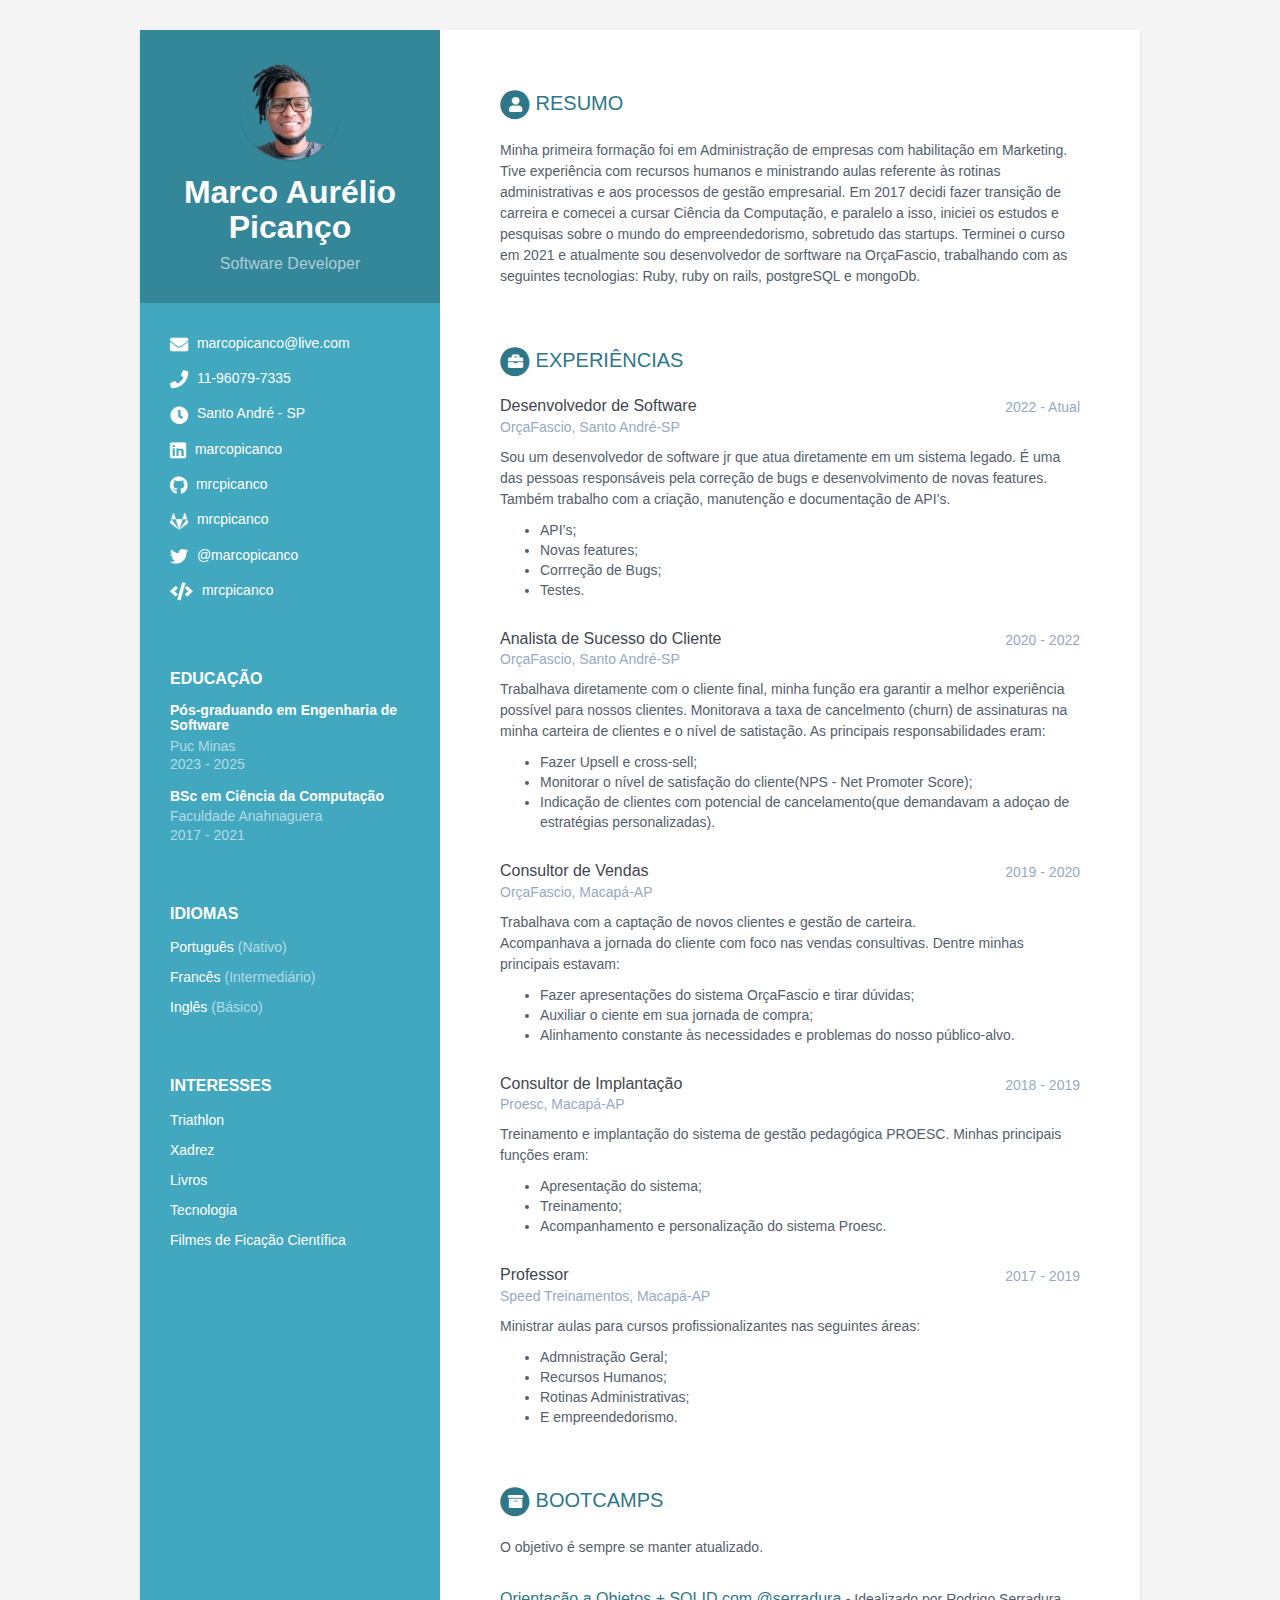
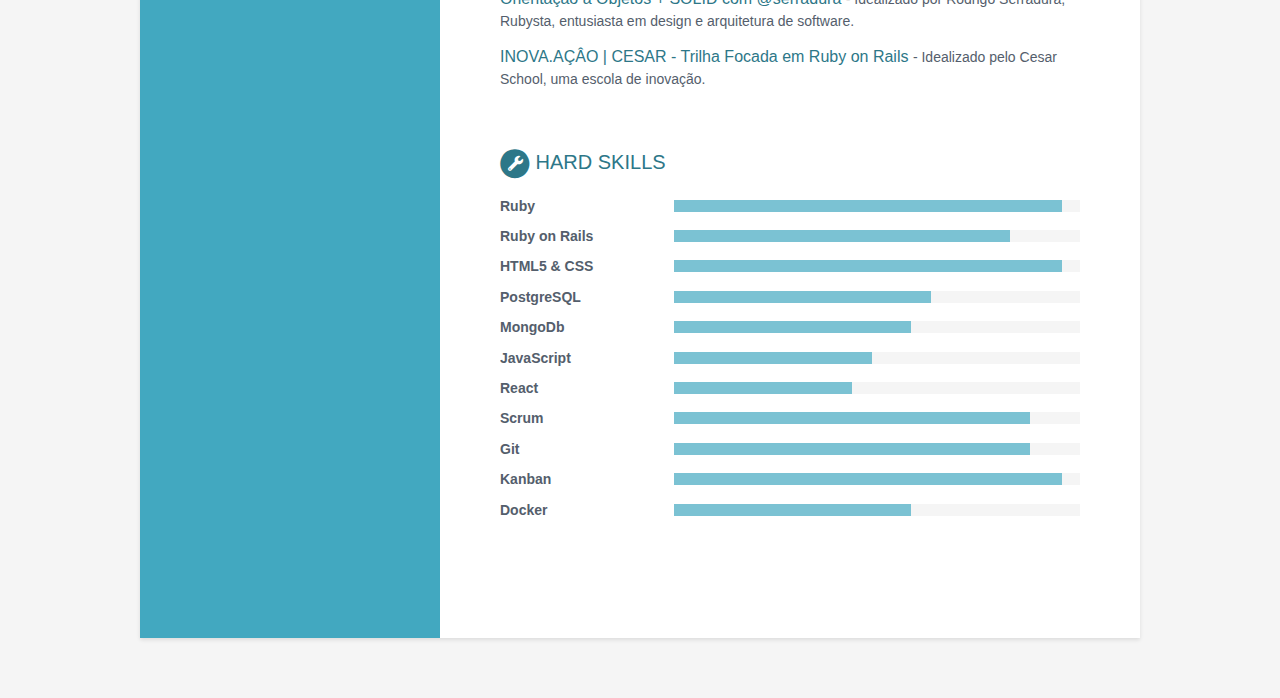
<file: index.html>
<!DOCTYPE html>
<!--[if IE 8]> <html lang="en" class="ie8"> <![endif]-->
<!--[if IE 9]> <html lang="en" class="ie9"> <![endif]-->
<!--[if !IE]><!--> <html lang="en"> <!--<![endif]-->
<head>
  <title>Currículo</title>

  <!-- Meta -->
  <meta charset="utf-8">
  
  <meta http-equiv="X-UA-Compatible" content="IE=edge">
  <meta name="viewport" content="width=device-width, initial-scale=1.0">
  <meta name="description" content="Registro profissional">

  <!-- Favicon -->
  <link rel="shortcut icon" href="favicon.ico">

  <!-- Global CSS -->
  <link rel="stylesheet" href="/assets/plugins/bootstrap/css/bootstrap.min.css">

  <!-- Plugins CSS -->
  <link rel="stylesheet" href="/assets/plugins/font-awesome/css/all.css">

  <!-- Theme CSS -->
  <link id="theme-style" rel="stylesheet" href="/assets/css/main.css">
  <!-- HTML5 shim and Respond.js for IE8 support of HTML5 elements and media queries -->
  <!--[if lt IE 9]>
      <script src="https://oss.maxcdn.com/html5shiv/3.7.2/html5shiv.min.js"></script>
      <script src="https://oss.maxcdn.com/respond/1.4.2/respond.min.js"></script>
    <![endif]-->
</head>

<body>
  <div class="wrapper">
    
<div class="sidebar-wrapper">

  <div class="profile-container">

    
    <img class="avatar" src="/assets/images/profile.png" alt="profile picture" />
    

    
    <h1 class="name">Marco Aurélio Picanço</h1>
    

    
    <h3 class="tagline">Software Developer</h3>
    

  </div><!--//profile-container-->

  <div class="contact-container container-block">
  <ul class="list-unstyled contact-list">

    
    <li class="email"><i class="fas fa-envelope"></i>
      <a href="mailto:marcopicanco@live.com">marcopicanco@live.com</a>
    </li>
    

    
    <li class="phone"><i class="fas fa-phone"></i>
      <a href="tel:11-96079-7335">11-96079-7335</a>
    </li>
    

    

    
    <li class="timezone"><i class="fas fa-clock"></i>
      <a href="">Santo André - SP</a>
    </li>
    

    

    

    
    <li class="linkedin"><i class="fab fa-linkedin"></i>
      <a href="https://linkedin.com/in/marcopicanco" target="_blank">marcopicanco</a>
    </li>
    

    

    
    <li class="github"><i class="fab fa-github"></i>
      <a href="http://github.com/mrcpicanco" target="_blank">mrcpicanco</a>
    </li>
    

    
    <li class="gitlab"><i class="fab fa-gitlab"></i>
      <a href="http://gitlab.com/mrcpicanco" target="_blank">mrcpicanco</a>
    </li>
    

    

    
    <li class="twitter"><i class="fab fa-twitter"></i>
      <a href="https://twitter.com/@marcopicanco" target="_blank">@marcopicanco</a>
    </li>
    

    

    
    <li class="codewars"><i class="fas fa-code"></i>
      <a href="https://www.codewars.com/users/mrcpicanco/completed_solutions" target="_blank">mrcpicanco</a>
    </li>
    

    

    

  </ul>
</div><!--//contact-container-->


  
    

  
  <div class="education-container container-block">

    <h2 class="container-block-title">
      Educação
    </h2>

    
    <div class="item">
      <h4 class="degree">Pós-graduando em Engenharia de Software</h4>
      <h5 class="meta">Puc Minas</h5>
      <div class="time">2023 - 2025</div>
    </div><!--//item-->
    
    <div class="item">
      <h4 class="degree">BSc em Ciência da Computação</h4>
      <h5 class="meta">Faculdade Anahnaguera</h5>
      <div class="time">2017 - 2021</div>
    </div><!--//item-->
    

  </div><!--//education-container-->
  


  

  

<div class="languages-container container-block">

  <h2 class="container-block-title">
    Idiomas
  </h2>

  <ul class="list-unstyled interests-list">
    
    <li>
      Português
      <span class="lang-desc">(Nativo)</span>
    </li>
    
    <li>
      Francês
      <span class="lang-desc">(Intermediário)</span>
    </li>
    
    <li>
      Inglês
      <span class="lang-desc">(Básico)</span>
    </li>
    
  </ul>

</div><!--//interests-->


  

<div class="interests-container container-block">

  <h2 class="container-block-title">
    Interesses
  </h2>

  <ul class="list-unstyled interests-list">
    

      
      <li>Triathlon</li>
      

    

      
      <li>Xadrez</li>
      

    

      
      <li>Livros</li>
      

    

      
      <li>Tecnologia</li>
      

    

      
      <li>Filmes de Ficação Científica</li>
      

    
  </ul>

</div><!--//interests-->



  

</div><!--//sidebar-wrapper-->


    <div class="main-wrapper">
        

<section class="section summary-section">

  <h2 class="section-title">
    <span class="fa-stack fa-xs">
      <i class="fas fa-circle fa-stack-2x"></i>
      <i class="fas fa-user fa-stack-1x fa-inverse"></i>
    </span>
    Resumo
  </h2>

  <div class="summary">
    <p>Minha primeira formação foi em Administração de empresas com habilitação em Marketing. Tive experiência com recursos humanos e ministrando aulas referente às rotinas administrativas e aos processos de gestão empresarial. 
Em 2017 decidi fazer transição de carreira e comecei a cursar Ciência da Computação, e paralelo a isso, iniciei os estudos e pesquisas sobre o mundo do empreendedorismo, sobretudo das startups. 
Terminei o curso em 2021 e atualmente sou desenvolvedor de sorftware na OrçaFascio, trabalhando com as seguintes tecnologias: Ruby, ruby on rails, postgreSQL e mongoDb.</p>

  </div><!--//summary-->
    
</section><!--//section-->







<section class="section experiences-section">
  <h2 class="section-title">
    <span class="fa-stack fa-xs">
      <i class="fas fa-circle fa-stack-2x"></i>
      <i class="fas fa-briefcase fa-stack-1x fa-inverse"></i>
    </span>
    Experiências
  </h2>

  
  <div class="item">

    <div class="meta">

      <div class="upper-row">
        <h3 class="job-title">Desenvolvedor de Software</h3>
        <div class="time">2022 - Atual</div>
      </div><!--//upper-row-->

      <div class="company">OrçaFascio, Santo André-SP</div>

    </div><!--//meta-->

    
    <div class="details">
      <p>Sou um desenvolvedor de software jr que atua diretamente em um sistema legado. É uma das pessoas responsáveis pela correção de bugs e desenvolvimento de novas features.
Também trabalho com a criação, manutenção e documentação de API’s.</p>
<ul>
  <li>API’s;</li>
  <li>Novas features;</li>
  <li>Corrreção de Bugs;</li>
  <li>Testes.</li>
</ul>

    </div><!--//details-->
    

  </div><!--//item-->
  
  <div class="item">

    <div class="meta">

      <div class="upper-row">
        <h3 class="job-title">Analista de Sucesso do Cliente</h3>
        <div class="time">2020 - 2022</div>
      </div><!--//upper-row-->

      <div class="company">OrçaFascio, Santo André-SP</div>

    </div><!--//meta-->

    
    <div class="details">
      <p>Trabalhava diretamente com o cliente final, minha função era garantir a melhor experiência possível para nossos clientes. Monitorava a taxa de cancelmento (churn) de assinaturas na minha carteira de clientes e o nível
de satistação. As principais responsabilidades eram:</p>
<ul>
  <li>Fazer Upsell e cross-sell;</li>
  <li>Monitorar o nível de satisfação do cliente(NPS - Net Promoter Score);</li>
  <li>Indicação de clientes com potencial de cancelamento(que demandavam a adoçao de estratégias personalizadas).</li>
</ul>

    </div><!--//details-->
    

  </div><!--//item-->
  
  <div class="item">

    <div class="meta">

      <div class="upper-row">
        <h3 class="job-title">Consultor de Vendas</h3>
        <div class="time">2019 - 2020</div>
      </div><!--//upper-row-->

      <div class="company">OrçaFascio, Macapá-AP</div>

    </div><!--//meta-->

    
    <div class="details">
      <p>Trabalhava com a captação de novos clientes e gestão de carteira.<br />
Acompanhava a jornada do cliente com foco nas vendas consultivas. Dentre minhas principais estavam:</p>
<ul>
  <li>Fazer apresentações do sistema OrçaFascio e tirar dúvidas;</li>
  <li>Auxiliar o ciente em sua jornada de compra;</li>
  <li>Alinhamento constante às necessidades e problemas do nosso público-alvo.</li>
</ul>

    </div><!--//details-->
    

  </div><!--//item-->
  
  <div class="item">

    <div class="meta">

      <div class="upper-row">
        <h3 class="job-title">Consultor de Implantação</h3>
        <div class="time">2018 - 2019</div>
      </div><!--//upper-row-->

      <div class="company">Proesc, Macapá-AP</div>

    </div><!--//meta-->

    
    <div class="details">
      <p>Treinamento e implantação do sistema de gestão pedagógica PROESC. Minhas principais funções eram:</p>
<ul>
  <li>Apresentação do sistema;</li>
  <li>Treinamento;</li>
  <li>Acompanhamento e personalização do sistema Proesc.</li>
</ul>

    </div><!--//details-->
    

  </div><!--//item-->
  
  <div class="item">

    <div class="meta">

      <div class="upper-row">
        <h3 class="job-title">Professor</h3>
        <div class="time">2017 - 2019</div>
      </div><!--//upper-row-->

      <div class="company">Speed Treinamentos, Macapá-AP</div>

    </div><!--//meta-->

    
    <div class="details">
      <p>Ministrar aulas para cursos profissionalizantes nas seguintes áreas:</p>
<ul>
  <li>Admnistração Geral;</li>
  <li>Recursos Humanos;</li>
  <li>Rotinas Administrativas;</li>
  <li>E empreendedorismo.</li>
</ul>

    </div><!--//details-->
    

  </div><!--//item-->
  

</section><!--//section-->




 




<section class="section projects-section">

  <h2 class="section-title">
    <span class="fa-stack fa-xs">
      <i class="fas fa-circle fa-stack-2x"></i>
      <i class="fas fa-archive fa-stack-1x fa-inverse"></i>
    </span>
    Bootcamps
  </h2>

  
  <div class="intro">
      <p>O objetivo é sempre se manter atualizado.
</p>
  </div><!--//intro-->
  

  
    <div class="item">

      <span class="project-title">
        
        <a href="#hook" target="_blank">Orientação a Objetos + SOLID com @serradura</a>
        
      </span>

      
      - <span class="project-tagline">Idealizado por Rodrigo Serradura, Rubysta, entusiasta em design e arquitetura de software. </span>
      

    </div><!--//item-->
  
    <div class="item">

      <span class="project-title">
        
        <a href="#" target="_blank">INOVA.AÇÂO | CESAR - Trilha Focada em Ruby on Rails</a>
        
      </span>

      
      - <span class="project-tagline"> Idealizado pelo Cesar School, uma escola de inovação. </span>
      

    </div><!--//item-->
  

</section><!--//section-->













<section class="skills-section section">

  <h2 class="section-title">
    <span class="fa-stack fa-xs">
      <i class="fas fa-circle fa-stack-2x"></i>
      <i class="fas fa-wrench fa-stack-1x fa-inverse"></i>
    </span>
    Hard Skills
  </h2>

  <div class="skillset">

    
    <div class="item">

      <h3 class="level-title">Ruby</h3>

      <div class="level-bar">
        <div class="level-bar-inner" data-level="98%">
        </div>
      </div><!--//level-bar-->

    </div><!--//item-->
    
    <div class="item">

      <h3 class="level-title">Ruby on Rails</h3>

      <div class="level-bar">
        <div class="level-bar-inner" data-level="85%">
        </div>
      </div><!--//level-bar-->

    </div><!--//item-->
    
    <div class="item">

      <h3 class="level-title">HTML5 & CSS</h3>

      <div class="level-bar">
        <div class="level-bar-inner" data-level="98%">
        </div>
      </div><!--//level-bar-->

    </div><!--//item-->
    
    <div class="item">

      <h3 class="level-title">PostgreSQL</h3>

      <div class="level-bar">
        <div class="level-bar-inner" data-level="65%">
        </div>
      </div><!--//level-bar-->

    </div><!--//item-->
    
    <div class="item">

      <h3 class="level-title">MongoDb</h3>

      <div class="level-bar">
        <div class="level-bar-inner" data-level="60%">
        </div>
      </div><!--//level-bar-->

    </div><!--//item-->
    
    <div class="item">

      <h3 class="level-title">JavaScript</h3>

      <div class="level-bar">
        <div class="level-bar-inner" data-level="50%">
        </div>
      </div><!--//level-bar-->

    </div><!--//item-->
    
    <div class="item">

      <h3 class="level-title">React</h3>

      <div class="level-bar">
        <div class="level-bar-inner" data-level="45%">
        </div>
      </div><!--//level-bar-->

    </div><!--//item-->
    
    <div class="item">

      <h3 class="level-title">Scrum</h3>

      <div class="level-bar">
        <div class="level-bar-inner" data-level="90%">
        </div>
      </div><!--//level-bar-->

    </div><!--//item-->
    
    <div class="item">

      <h3 class="level-title">Git</h3>

      <div class="level-bar">
        <div class="level-bar-inner" data-level="90%">
        </div>
      </div><!--//level-bar-->

    </div><!--//item-->
    
    <div class="item">

      <h3 class="level-title">Kanban</h3>

      <div class="level-bar">
        <div class="level-bar-inner" data-level="98%">
        </div>
      </div><!--//level-bar-->

    </div><!--//item-->
    
    <div class="item">

      <h3 class="level-title">Docker</h3>

      <div class="level-bar">
        <div class="level-bar-inner" data-level="60%">
        </div>
      </div><!--//level-bar-->

    </div><!--//item-->
    

  </div>

</section><!--//skills-section-->




    </div>
  </div>

  <footer class="footer">
    <div class="text-center">
        <!--/* This template is released under the Creative Commons Attribution 3.0 License. Please keep the attribution link below when using for your own project. Thank you for your support. :) If you'd like to use the template without the attribution, you can check out other license options via our website: themes.3rdwavemedia.com */-->
        <small class="copyright"></small>
    </div><!--//container-->
</footer><!--//footer-->


<!-- Javascript -->
<script type="text/javascript" src="/assets/plugins/jquery-1.11.3.min.js"></script>
<script type="text/javascript" src="/assets/plugins/bootstrap/js/bootstrap.min.js"></script>

<!-- custom js -->
<script type="text/javascript" src="/assets/js/main.js"></script>


  <!-- Analytics -->
<script>
  (function (i, s, o, g, r, a, m) {
    i['GoogleAnalyticsObject'] = r;
    i[r] = i[r] || function () {
      (i[r].q = i[r].q || []).push(arguments)
    }, i[r].l = 1 * new Date();
    a = s.createElement(o),
      m = s.getElementsByTagName(o)[0];
    a.async = 1;
    a.src = g;
    m.parentNode.insertBefore(a, m)
  })(window, document, 'script', '//www.google-analytics.com/analytics.js', 'ga');
  ga('create', 'UA-83979019-1', 'auto');
  ga('send', 'pageview');
</script>

</body>

</html>
</file>
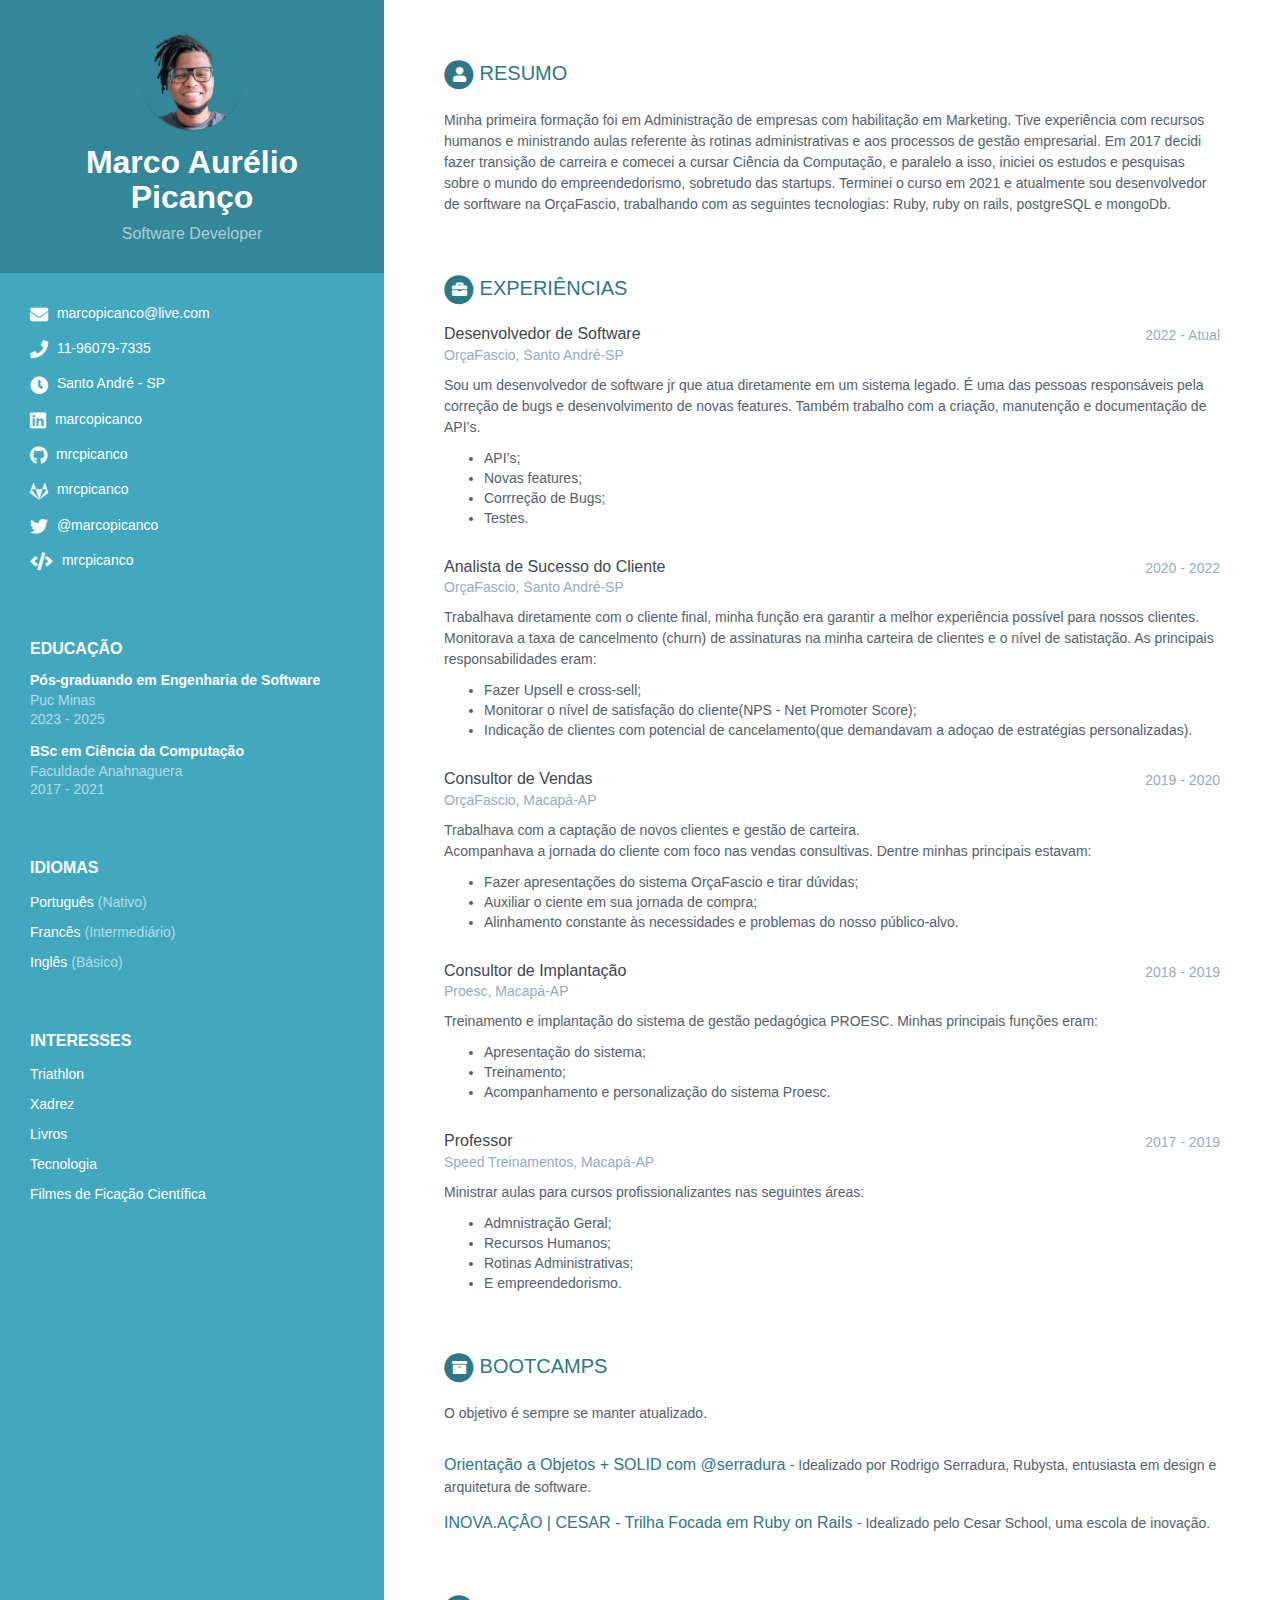
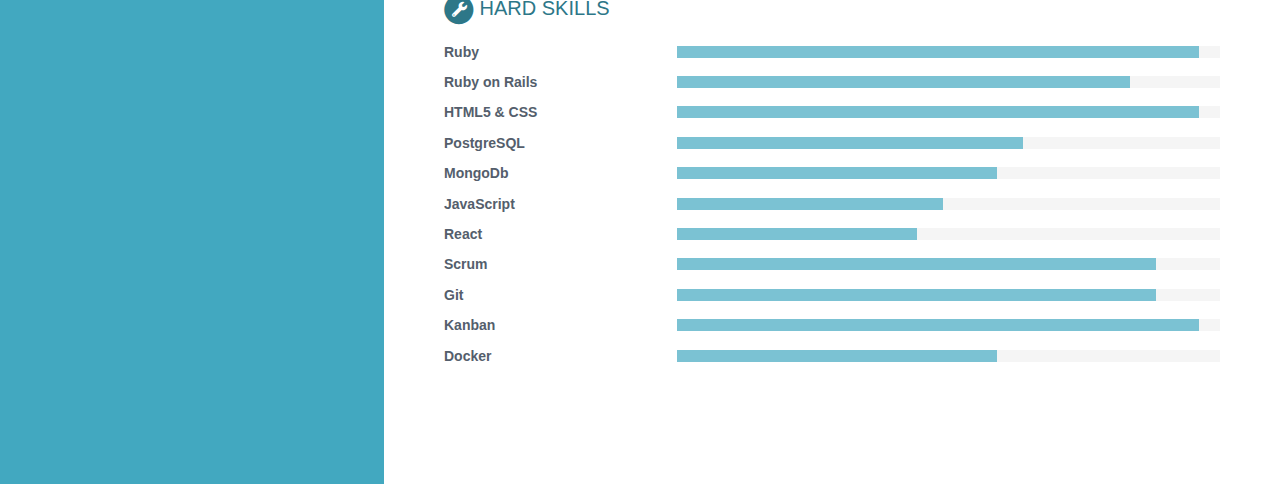
<file: print.html>
<!DOCTYPE html>
<!--[if IE 8]> <html lang="en" class="ie8"> <![endif]-->
<!--[if IE 9]> <html lang="en" class="ie9"> <![endif]-->
<!--[if !IE]><!-->
<html lang="en">
  <!--<![endif]-->
  <head>
  <title>Currículo</title>

  <!-- Meta -->
  <meta charset="utf-8">
  
  <meta http-equiv="X-UA-Compatible" content="IE=edge">
  <meta name="viewport" content="width=device-width, initial-scale=1.0">
  <meta name="description" content="Registro profissional">

  <!-- Favicon -->
  <link rel="shortcut icon" href="favicon.ico">

  <!-- Global CSS -->
  <link rel="stylesheet" href="/assets/plugins/bootstrap/css/bootstrap.min.css">

  <!-- Plugins CSS -->
  <link rel="stylesheet" href="/assets/plugins/font-awesome/css/all.css">

  <!-- Theme CSS -->
  <link id="theme-style" rel="stylesheet" href="/assets/css/main.css">
  <!-- HTML5 shim and Respond.js for IE8 support of HTML5 elements and media queries -->
  <!--[if lt IE 9]>
      <script src="https://oss.maxcdn.com/html5shiv/3.7.2/html5shiv.min.js"></script>
      <script src="https://oss.maxcdn.com/respond/1.4.2/respond.min.js"></script>
    <![endif]-->
</head>
  <style>
    body {
      padding: 0 !important;
    }
    .wrapper {
      max-width: unset !important;
    }
  </style>
  <body>
    <div class="wrapper">
      
<div class="sidebar-wrapper">

  <div class="profile-container">

    
    <img class="avatar" src="/assets/images/profile.png" alt="profile picture" />
    

    
    <h1 class="name">Marco Aurélio Picanço</h1>
    

    
    <h3 class="tagline">Software Developer</h3>
    

  </div><!--//profile-container-->

  <div class="contact-container container-block">
  <ul class="list-unstyled contact-list">

    
    <li class="email"><i class="fas fa-envelope"></i>
      <a href="mailto:marcopicanco@live.com">marcopicanco@live.com</a>
    </li>
    

    
    <li class="phone"><i class="fas fa-phone"></i>
      <a href="tel:11-96079-7335">11-96079-7335</a>
    </li>
    

    

    
    <li class="timezone"><i class="fas fa-clock"></i>
      <a href="">Santo André - SP</a>
    </li>
    

    

    

    
    <li class="linkedin"><i class="fab fa-linkedin"></i>
      <a href="https://linkedin.com/in/marcopicanco" target="_blank">marcopicanco</a>
    </li>
    

    

    
    <li class="github"><i class="fab fa-github"></i>
      <a href="http://github.com/mrcpicanco" target="_blank">mrcpicanco</a>
    </li>
    

    
    <li class="gitlab"><i class="fab fa-gitlab"></i>
      <a href="http://gitlab.com/mrcpicanco" target="_blank">mrcpicanco</a>
    </li>
    

    

    
    <li class="twitter"><i class="fab fa-twitter"></i>
      <a href="https://twitter.com/@marcopicanco" target="_blank">@marcopicanco</a>
    </li>
    

    

    
    <li class="codewars"><i class="fas fa-code"></i>
      <a href="https://www.codewars.com/users/mrcpicanco/completed_solutions" target="_blank">mrcpicanco</a>
    </li>
    

    

    

  </ul>
</div><!--//contact-container-->


  
    

  
  <div class="education-container container-block">

    <h2 class="container-block-title">
      Educação
    </h2>

    
    <div class="item">
      <h4 class="degree">Pós-graduando em Engenharia de Software</h4>
      <h5 class="meta">Puc Minas</h5>
      <div class="time">2023 - 2025</div>
    </div><!--//item-->
    
    <div class="item">
      <h4 class="degree">BSc em Ciência da Computação</h4>
      <h5 class="meta">Faculdade Anahnaguera</h5>
      <div class="time">2017 - 2021</div>
    </div><!--//item-->
    

  </div><!--//education-container-->
  


  

  

<div class="languages-container container-block">

  <h2 class="container-block-title">
    Idiomas
  </h2>

  <ul class="list-unstyled interests-list">
    
    <li>
      Português
      <span class="lang-desc">(Nativo)</span>
    </li>
    
    <li>
      Francês
      <span class="lang-desc">(Intermediário)</span>
    </li>
    
    <li>
      Inglês
      <span class="lang-desc">(Básico)</span>
    </li>
    
  </ul>

</div><!--//interests-->


  

<div class="interests-container container-block">

  <h2 class="container-block-title">
    Interesses
  </h2>

  <ul class="list-unstyled interests-list">
    

      
      <li>Triathlon</li>
      

    

      
      <li>Xadrez</li>
      

    

      
      <li>Livros</li>
      

    

      
      <li>Tecnologia</li>
      

    

      
      <li>Filmes de Ficação Científica</li>
      

    
  </ul>

</div><!--//interests-->



  

</div><!--//sidebar-wrapper-->


      <div class="main-wrapper">

<section class="section summary-section">

  <h2 class="section-title">
    <span class="fa-stack fa-xs">
      <i class="fas fa-circle fa-stack-2x"></i>
      <i class="fas fa-user fa-stack-1x fa-inverse"></i>
    </span>
    Resumo
  </h2>

  <div class="summary">
    <p>Minha primeira formação foi em Administração de empresas com habilitação em Marketing. Tive experiência com recursos humanos e ministrando aulas referente às rotinas administrativas e aos processos de gestão empresarial. 
Em 2017 decidi fazer transição de carreira e comecei a cursar Ciência da Computação, e paralelo a isso, iniciei os estudos e pesquisas sobre o mundo do empreendedorismo, sobretudo das startups. 
Terminei o curso em 2021 e atualmente sou desenvolvedor de sorftware na OrçaFascio, trabalhando com as seguintes tecnologias: Ruby, ruby on rails, postgreSQL e mongoDb.</p>

  </div><!--//summary-->
    
</section><!--//section-->







<section class="section experiences-section">
  <h2 class="section-title">
    <span class="fa-stack fa-xs">
      <i class="fas fa-circle fa-stack-2x"></i>
      <i class="fas fa-briefcase fa-stack-1x fa-inverse"></i>
    </span>
    Experiências
  </h2>

  
  <div class="item">

    <div class="meta">

      <div class="upper-row">
        <h3 class="job-title">Desenvolvedor de Software</h3>
        <div class="time">2022 - Atual</div>
      </div><!--//upper-row-->

      <div class="company">OrçaFascio, Santo André-SP</div>

    </div><!--//meta-->

    
    <div class="details">
      <p>Sou um desenvolvedor de software jr que atua diretamente em um sistema legado. É uma das pessoas responsáveis pela correção de bugs e desenvolvimento de novas features.
Também trabalho com a criação, manutenção e documentação de API’s.</p>
<ul>
  <li>API’s;</li>
  <li>Novas features;</li>
  <li>Corrreção de Bugs;</li>
  <li>Testes.</li>
</ul>

    </div><!--//details-->
    

  </div><!--//item-->
  
  <div class="item">

    <div class="meta">

      <div class="upper-row">
        <h3 class="job-title">Analista de Sucesso do Cliente</h3>
        <div class="time">2020 - 2022</div>
      </div><!--//upper-row-->

      <div class="company">OrçaFascio, Santo André-SP</div>

    </div><!--//meta-->

    
    <div class="details">
      <p>Trabalhava diretamente com o cliente final, minha função era garantir a melhor experiência possível para nossos clientes. Monitorava a taxa de cancelmento (churn) de assinaturas na minha carteira de clientes e o nível
de satistação. As principais responsabilidades eram:</p>
<ul>
  <li>Fazer Upsell e cross-sell;</li>
  <li>Monitorar o nível de satisfação do cliente(NPS - Net Promoter Score);</li>
  <li>Indicação de clientes com potencial de cancelamento(que demandavam a adoçao de estratégias personalizadas).</li>
</ul>

    </div><!--//details-->
    

  </div><!--//item-->
  
  <div class="item">

    <div class="meta">

      <div class="upper-row">
        <h3 class="job-title">Consultor de Vendas</h3>
        <div class="time">2019 - 2020</div>
      </div><!--//upper-row-->

      <div class="company">OrçaFascio, Macapá-AP</div>

    </div><!--//meta-->

    
    <div class="details">
      <p>Trabalhava com a captação de novos clientes e gestão de carteira.<br />
Acompanhava a jornada do cliente com foco nas vendas consultivas. Dentre minhas principais estavam:</p>
<ul>
  <li>Fazer apresentações do sistema OrçaFascio e tirar dúvidas;</li>
  <li>Auxiliar o ciente em sua jornada de compra;</li>
  <li>Alinhamento constante às necessidades e problemas do nosso público-alvo.</li>
</ul>

    </div><!--//details-->
    

  </div><!--//item-->
  
  <div class="item">

    <div class="meta">

      <div class="upper-row">
        <h3 class="job-title">Consultor de Implantação</h3>
        <div class="time">2018 - 2019</div>
      </div><!--//upper-row-->

      <div class="company">Proesc, Macapá-AP</div>

    </div><!--//meta-->

    
    <div class="details">
      <p>Treinamento e implantação do sistema de gestão pedagógica PROESC. Minhas principais funções eram:</p>
<ul>
  <li>Apresentação do sistema;</li>
  <li>Treinamento;</li>
  <li>Acompanhamento e personalização do sistema Proesc.</li>
</ul>

    </div><!--//details-->
    

  </div><!--//item-->
  
  <div class="item">

    <div class="meta">

      <div class="upper-row">
        <h3 class="job-title">Professor</h3>
        <div class="time">2017 - 2019</div>
      </div><!--//upper-row-->

      <div class="company">Speed Treinamentos, Macapá-AP</div>

    </div><!--//meta-->

    
    <div class="details">
      <p>Ministrar aulas para cursos profissionalizantes nas seguintes áreas:</p>
<ul>
  <li>Admnistração Geral;</li>
  <li>Recursos Humanos;</li>
  <li>Rotinas Administrativas;</li>
  <li>E empreendedorismo.</li>
</ul>

    </div><!--//details-->
    

  </div><!--//item-->
  

</section><!--//section-->






<section class="section projects-section">

  <h2 class="section-title">
    <span class="fa-stack fa-xs">
      <i class="fas fa-circle fa-stack-2x"></i>
      <i class="fas fa-archive fa-stack-1x fa-inverse"></i>
    </span>
    Bootcamps
  </h2>

  
  <div class="intro">
      <p>O objetivo é sempre se manter atualizado.
</p>
  </div><!--//intro-->
  

  
    <div class="item">

      <span class="project-title">
        
        <a href="#hook" target="_blank">Orientação a Objetos + SOLID com @serradura</a>
        
      </span>

      
      - <span class="project-tagline">Idealizado por Rodrigo Serradura, Rubysta, entusiasta em design e arquitetura de software. </span>
      

    </div><!--//item-->
  
    <div class="item">

      <span class="project-title">
        
        <a href="#" target="_blank">INOVA.AÇÂO | CESAR - Trilha Focada em Ruby on Rails</a>
        
      </span>

      
      - <span class="project-tagline"> Idealizado pelo Cesar School, uma escola de inovação. </span>
      

    </div><!--//item-->
  

</section><!--//section-->









<section class="skills-section section">

  <h2 class="section-title">
    <span class="fa-stack fa-xs">
      <i class="fas fa-circle fa-stack-2x"></i>
      <i class="fas fa-wrench fa-stack-1x fa-inverse"></i>
    </span>
    Hard Skills
  </h2>

  <div class="skillset">

    
    <div class="item">

      <h3 class="level-title">Ruby</h3>

      <div class="level-bar">
        <div class="level-bar-inner" data-level="98%">
        </div>
      </div><!--//level-bar-->

    </div><!--//item-->
    
    <div class="item">

      <h3 class="level-title">Ruby on Rails</h3>

      <div class="level-bar">
        <div class="level-bar-inner" data-level="85%">
        </div>
      </div><!--//level-bar-->

    </div><!--//item-->
    
    <div class="item">

      <h3 class="level-title">HTML5 & CSS</h3>

      <div class="level-bar">
        <div class="level-bar-inner" data-level="98%">
        </div>
      </div><!--//level-bar-->

    </div><!--//item-->
    
    <div class="item">

      <h3 class="level-title">PostgreSQL</h3>

      <div class="level-bar">
        <div class="level-bar-inner" data-level="65%">
        </div>
      </div><!--//level-bar-->

    </div><!--//item-->
    
    <div class="item">

      <h3 class="level-title">MongoDb</h3>

      <div class="level-bar">
        <div class="level-bar-inner" data-level="60%">
        </div>
      </div><!--//level-bar-->

    </div><!--//item-->
    
    <div class="item">

      <h3 class="level-title">JavaScript</h3>

      <div class="level-bar">
        <div class="level-bar-inner" data-level="50%">
        </div>
      </div><!--//level-bar-->

    </div><!--//item-->
    
    <div class="item">

      <h3 class="level-title">React</h3>

      <div class="level-bar">
        <div class="level-bar-inner" data-level="45%">
        </div>
      </div><!--//level-bar-->

    </div><!--//item-->
    
    <div class="item">

      <h3 class="level-title">Scrum</h3>

      <div class="level-bar">
        <div class="level-bar-inner" data-level="90%">
        </div>
      </div><!--//level-bar-->

    </div><!--//item-->
    
    <div class="item">

      <h3 class="level-title">Git</h3>

      <div class="level-bar">
        <div class="level-bar-inner" data-level="90%">
        </div>
      </div><!--//level-bar-->

    </div><!--//item-->
    
    <div class="item">

      <h3 class="level-title">Kanban</h3>

      <div class="level-bar">
        <div class="level-bar-inner" data-level="98%">
        </div>
      </div><!--//level-bar-->

    </div><!--//item-->
    
    <div class="item">

      <h3 class="level-title">Docker</h3>

      <div class="level-bar">
        <div class="level-bar-inner" data-level="60%">
        </div>
      </div><!--//level-bar-->

    </div><!--//item-->
    

  </div>

</section><!--//skills-section-->


</div>
    </div>
    <!-- Javascript -->
<script type="text/javascript" src="/assets/plugins/jquery-1.11.3.min.js"></script>
<script type="text/javascript" src="/assets/plugins/bootstrap/js/bootstrap.min.js"></script>

<!-- custom js -->
<script type="text/javascript" src="/assets/js/main.js"></script>


  <!-- Analytics -->
<script>
  (function (i, s, o, g, r, a, m) {
    i['GoogleAnalyticsObject'] = r;
    i[r] = i[r] || function () {
      (i[r].q = i[r].q || []).push(arguments)
    }, i[r].l = 1 * new Date();
    a = s.createElement(o),
      m = s.getElementsByTagName(o)[0];
    a.async = 1;
    a.src = g;
    m.parentNode.insertBefore(a, m)
  })(window, document, 'script', '//www.google-analytics.com/analytics.js', 'ga');
  ga('create', 'UA-83979019-1', 'auto');
  ga('send', 'pageview');
</script>

  </body>
</html>
</file>
<file: assets/css/main.css>
body{font-family:"Roboto", sans-serif;color:#545E6C;background:#f5f5f5;font-size:14px;padding:30px;-webkit-font-smoothing:antialiased;-moz-osx-font-smoothing:grayscale}h1,h2,h3,h4,h5,h6{font-weight:700}a{color:#2d7788}a:hover{text-decoration:underline;color:#1a454f}a:focus{text-decoration:none}p{line-height:1.5}.wrapper{display:grid;grid-template-columns:repeat(10, 1fr);background:#42A8C0;max-width:1000px;margin:0 auto;position:relative;-webkit-box-shadow:0px 2px 4px rgba(0,0,0,0.1);-moz-box-shadow:0px 2px 4px rgba(0,0,0,0.1);box-shadow:0px 2px 4px rgba(0,0,0,0.1)}.sidebar-wrapper{grid-column:span 3;order:1;background:#42A8C0;color:#fff}.sidebar-wrapper a{color:#fff}.sidebar-wrapper .profile-container{padding:30px;background:rgba(0,0,0,0.2);text-align:center;color:#fff}.sidebar-wrapper .name{font-size:32px;font-weight:900;margin-top:0;margin-bottom:10px}.sidebar-wrapper .tagline{color:rgba(255,255,255,0.6);font-size:16px;font-weight:400;margin-top:0;margin-bottom:0}.sidebar-wrapper .profile{margin-bottom:15px}.sidebar-wrapper .avatar{max-width:100px;margin-bottom:15px;border:0px solid #fff;border-radius:100%;box-shadow:0 1px 1px rgba(0,0,0,0.1)}.sidebar-wrapper .contact-list .fas,.sidebar-wrapper .contact-list .fab,.sidebar-wrapper .contact-list .far{margin-right:5px;font-size:18px;vertical-align:middle}.sidebar-wrapper .contact-list li{margin-bottom:15px}.sidebar-wrapper .contact-list li:last-child{margin-bottom:0}.sidebar-wrapper .container-block{padding:30px}.sidebar-wrapper .container-block-title{text-transform:uppercase;font-size:16px;font-weight:700;margin-top:0;margin-bottom:15px}.sidebar-wrapper .degree{font-size:14px;margin-top:0;margin-bottom:5px}.sidebar-wrapper .education-container .item{margin-bottom:15px}.sidebar-wrapper .education-container .item:last-child{margin-bottom:0}.sidebar-wrapper .education-container .meta{color:rgba(255,255,255,0.6);font-weight:500;margin-bottom:0px;margin-top:0}.sidebar-wrapper .education-container .time{color:rgba(255,255,255,0.6);font-weight:500;margin-bottom:0px}.sidebar-wrapper .languages-container .lang-desc{color:rgba(255,255,255,0.6)}.sidebar-wrapper .languages-list{margin-bottom:0}.sidebar-wrapper .languages-list li{margin-bottom:10px}.sidebar-wrapper .languages-list li:last-child{margin-bottom:0}.sidebar-wrapper .interests-list{margin-bottom:0}.sidebar-wrapper .interests-list li{margin-bottom:10px}.sidebar-wrapper .interests-list li:last-child{margin-bottom:0}.main-wrapper{grid-column:span 7;order:2;background:#fff;padding:60px}.main-wrapper .section-title{text-transform:uppercase;font-size:20px;font-weight:500;color:#2d7788;position:relative;margin-top:0;margin-bottom:20px}.main-wrapper .section{margin-bottom:60px}.main-wrapper .experiences-section .item,.main-wrapper .educations-section .item{margin-bottom:30px}.main-wrapper .upper-row,.main-wrapper .second-upper-row{position:relative;overflow:hidden;margin-bottom:2px;display:flex}.main-wrapper .job-title,.main-wrapper .degree,.main-wrapper .cert-title{color:#3F4650;font-size:16px;margin-top:0;margin-bottom:0;font-weight:500;flex:75%}.main-wrapper .time,.main-wrapper .cert-url{position:absolute;right:0;top:0;color:#97AAC3;flex:25%}.main-wrapper .company,.main-wrapper .university,.main-wrapper .cert-org{margin-bottom:10px;color:#97AAC3}.main-wrapper .project-title{font-size:16px;font-weight:400;margin-top:0;margin-bottom:5px;color:#2d7788}.main-wrapper .projects-section .intro{margin-bottom:30px}.main-wrapper .projects-section .item{margin-bottom:15px}.main-wrapper .publication-title{font-size:16px;font-weight:400;color:#3F4650;margin-bottom:1px}.main-wrapper .publication-authors{font-style:italic;color:#97AAC3;margin-bottom:1px}.main-wrapper .publications-section .intro{margin-bottom:30px}.main-wrapper .publications-section .item{margin-bottom:15px}.skillset .item{margin-bottom:15px;overflow:hidden}.skillset .level-title{font-size:14px;margin-top:0;margin-bottom:12px}.skillset .level-bar{height:12px;background:#f5f5f5}.skillset .level-bar-inner{height:12px;background:#7bc2d3}.footer{padding-top:30px}.footer .copyright{line-height:1.6;color:#545E6C;font-size:13px}.footer .fa-heart{color:#fb866a}@media (max-width: 767px){body{padding:0}.sidebar-wrapper{position:static;width:inherit}.wrapper{display:block}.main-wrapper{padding:30px}.main-wrapper .time{position:static;display:block;margin-top:5px}.main-wrapper .upper-row{margin-bottom:0}}@media (min-width: 992px){.skillset .level-title{display:inline-block;float:left;width:30%;margin-bottom:0}.skillset .level-bar{display:inline-block;width:70%;float:left;position:relative;top:1px}}@media print{@page{size:A4}body{font-size:12pt}img.avatar{filter:grayscale(1);-webkit-filter:greyscale(1)}.main-wrapper .time{float:right;color:black !important;-webkit-print-color-adjust:exact}.sidebar-wrapper{position:static;float:right;width:40%;-webkit-print-color-adjust:exact}.remove-container.container-block{display:none}footer{display:none}.skillset .level-bar-inner{background-color:black !important;-webkit-print-color-adjust:exact}.fa-inverse,.fa-inverse:after,.fa-inverse:before{color:#ffffff !important}}
</file>
